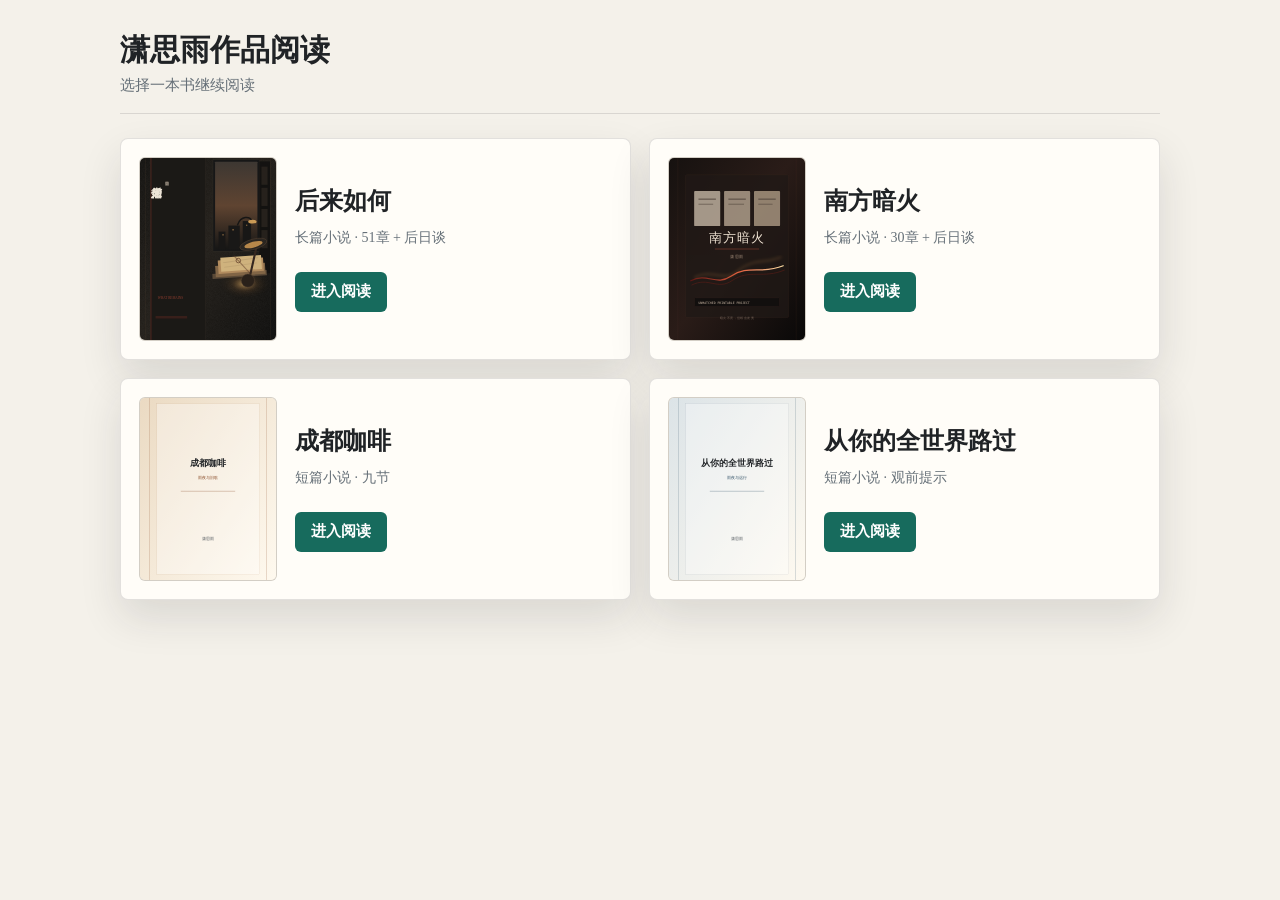
<file: docs/index.html>
<!doctype html>
<html lang="zh-CN">
<head>
  <meta charset="utf-8">
  <meta name="viewport" content="width=device-width, initial-scale=1">
  <title>潇思雨作品阅读</title>
  <meta name="description" content="潇思雨作品在线阅读书架">
  <meta name="robots" content="index,follow,noarchive">
  <link rel="stylesheet" href="library.css?v=20260608-more-books">
</head>
<body>
  <main class="library">
    <header class="library-header">
      <div>
        <h1>潇思雨作品阅读</h1>
        <p>选择一本书继续阅读</p>
      </div>
    </header>

    <section class="book-grid" aria-label="作品列表">
      <article class="book-card">
        <a class="cover-link" href="houlai-ruhe/" aria-label="阅读《后来如何》">
          <img src="cover.svg" alt="《后来如何》封面">
        </a>
        <div class="book-info">
          <h2>后来如何</h2>
          <p>长篇小说 · 51章 + 后日谈</p>
          <a class="read-link" href="houlai-ruhe/">进入阅读</a>
        </div>
      </article>

      <article class="book-card">
        <a class="cover-link" href="nanfang-anhuo/" aria-label="阅读《南方暗火》">
          <img src="nanfang-anhuo/cover.svg" alt="《南方暗火》封面">
        </a>
        <div class="book-info">
          <h2>南方暗火</h2>
          <p>长篇小说 · 30章 + 后日谈</p>
          <a class="read-link" href="nanfang-anhuo/">进入阅读</a>
        </div>
      </article>

      <article class="book-card">
        <a class="cover-link" href="chengdu-coffee/" aria-label="阅读《成都咖啡》">
          <img src="chengdu-coffee/cover.svg" alt="《成都咖啡》封面">
        </a>
        <div class="book-info">
          <h2>成都咖啡</h2>
          <p>短篇小说 · 九节</p>
          <a class="read-link" href="chengdu-coffee/">进入阅读</a>
        </div>
      </article>

      <article class="book-card">
        <a class="cover-link" href="congni-quanshijie-luguo/" aria-label="阅读《从你的全世界路过》">
          <img src="congni-quanshijie-luguo/cover.svg" alt="《从你的全世界路过》封面">
        </a>
        <div class="book-info">
          <h2>从你的全世界路过</h2>
          <p>短篇小说 · 观前提示</p>
          <a class="read-link" href="congni-quanshijie-luguo/">进入阅读</a>
        </div>
      </article>
    </section>
  </main>
</body>
</html>
</file>
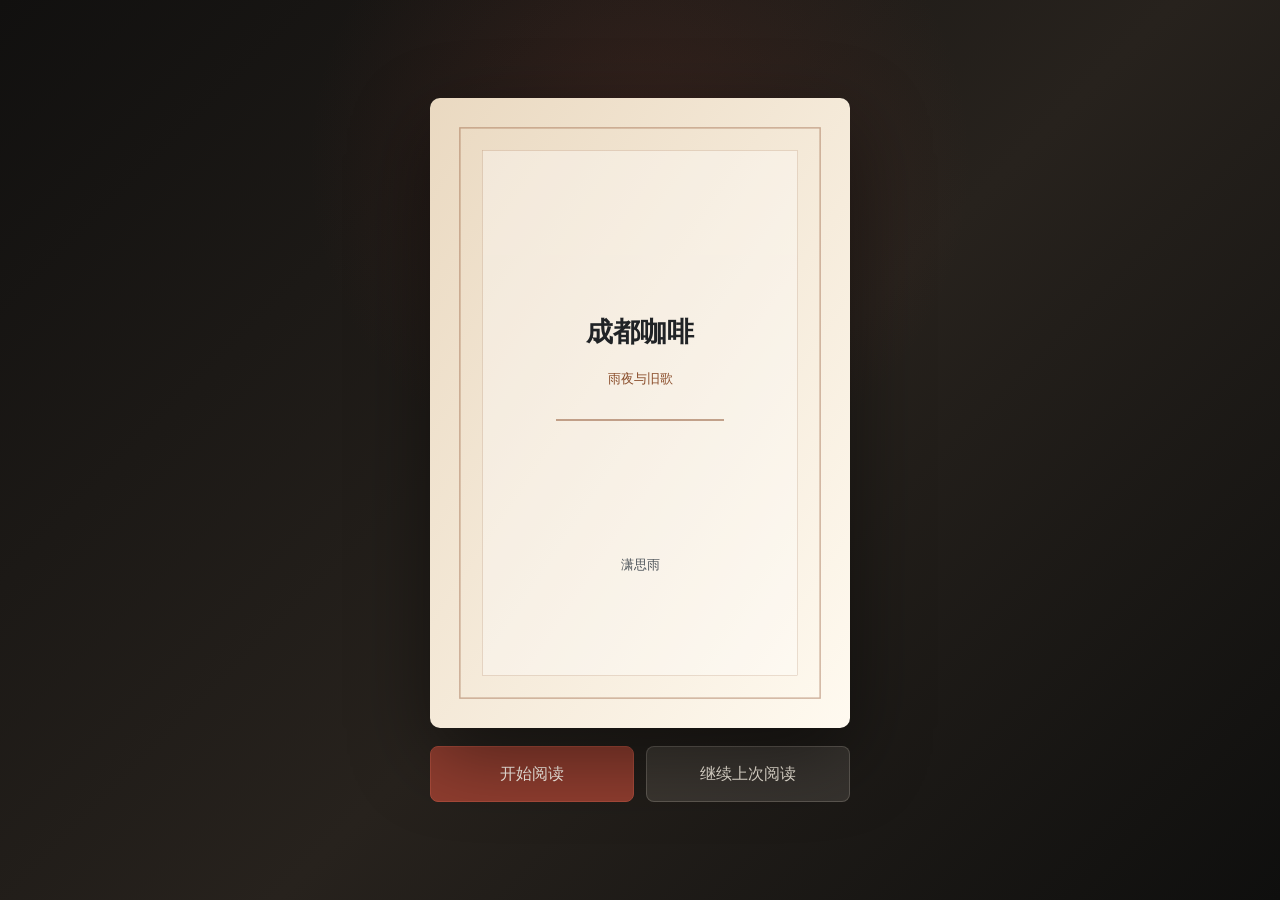
<file: docs/chengdu-coffee/index.html>
<!doctype html>
<html lang="zh-CN">
<head>
  <meta charset="utf-8">
  <meta name="viewport" content="width=device-width, initial-scale=1">
  <title>成都咖啡</title>
  <meta name="description" content="《成都咖啡》在线阅读">
  <meta name="robots" content="index,follow,noarchive">
  <link rel="icon" href="cover.svg" type="image/svg+xml">
  <link rel="stylesheet" href="../styles.css?v=20260608-v3">
</head>
<body class="cover-active">
  <section id="coverScreen" class="cover-screen" aria-label="作品封面">
    <div class="cover-shell">
      <div class="cover-card">
        <img src="cover.svg" alt="" class="cover-image" aria-hidden="true">
      </div>
      <div class="cover-actions">
        <a id="startReading" href="#reader">开始阅读</a>
        <a id="continueReading" href="#reader">继续上次阅读</a>
      </div>
    </div>
  </section>

  <header class="topbar">
    <div>
      <a class="back-link" href="../" title="返回书架">← 书架</a>
      <h1>成都咖啡</h1>
      <p>潇思雨</p>
    </div>
    <div class="tools" aria-label="阅读设置">
      <button id="decreaseFont" type="button" title="减小字号">A-</button>
      <button id="increaseFont" type="button" title="增大字号">A+</button>
      <button id="toggleFontFamily" type="button" title="切换字体">宋体</button>
      <button id="toggleToc" type="button" title="显示/隐藏目录">隐藏目录</button>
      <button id="toggleMode" type="button" title="切换连续/翻页">翻页</button>
      <button id="toggleTheme" type="button" title="切换配色">明亮</button>
    </div>
  </header>

  <div class="progress" aria-hidden="true"><span id="progressBar"></span></div>
  <div id="tocBackdrop" class="toc-backdrop" hidden aria-hidden="true"></div>
  <main id="layout" class="layout toc-hidden">
    <nav class="toc" aria-label="章节目录">
      <h2>目录</h2>
      <div id="tocList">载入中...</div>
    </nav>
    <section class="reading-column">
      <article id="reader" class="reader" aria-live="polite">
        <p class="loading">正在载入正文...</p>
      </article>
      <div id="pager" class="pager" hidden>
        <button id="prevPage" type="button">上一页</button>
        <span id="pageInfo">1 / 1</span>
        <button id="nextPage" type="button">下一页</button>
      </div>
    </section>
  </main>

  <script type="module">
    import { createReaderApp } from '../src/reader-app.js?v=20260608-v3';

    createReaderApp({
      novelUrl: 'novel.txt',
      storagePrefix: 'chengdu-coffee:'
    });
  </script>
</body>
</html>
</file>
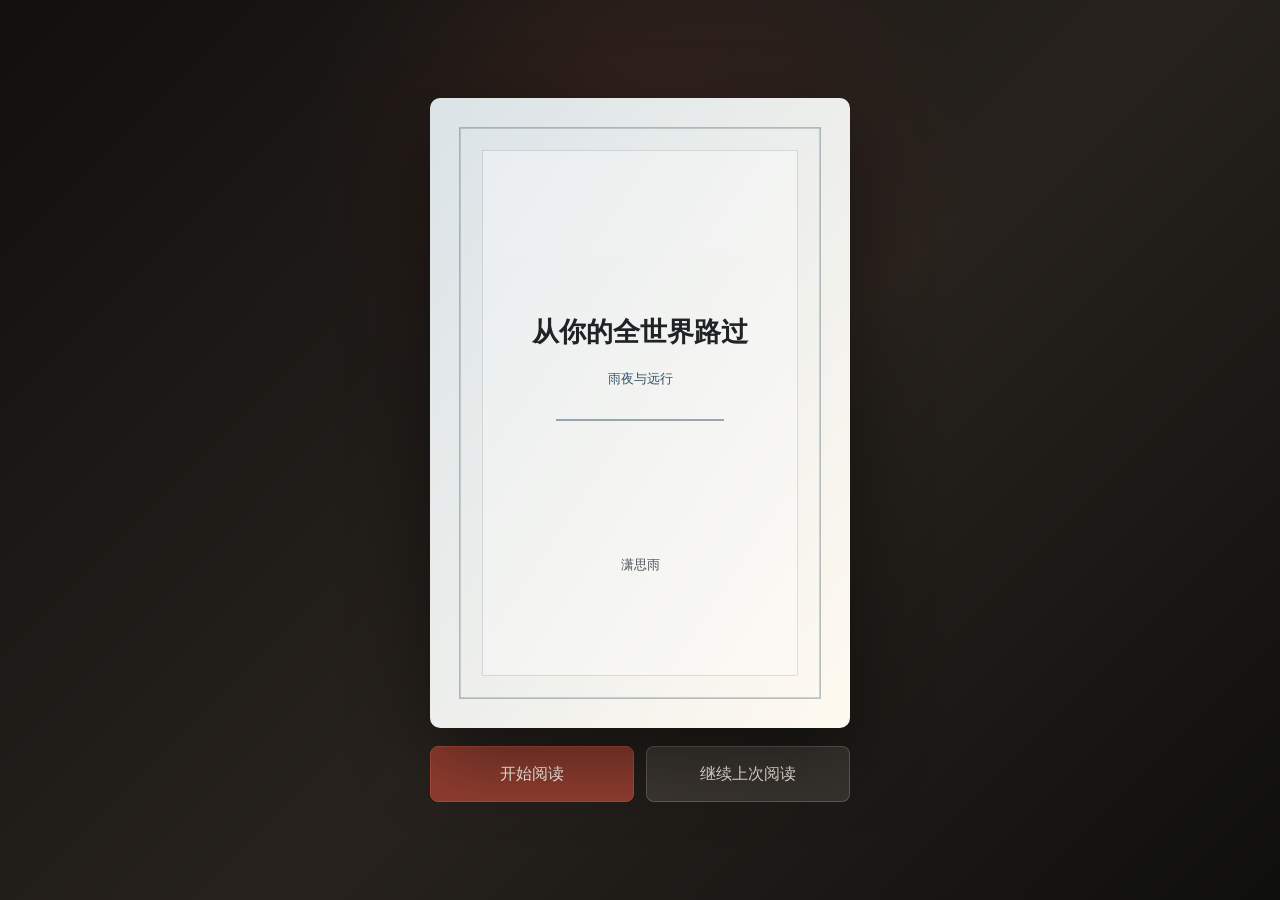
<file: docs/congni-quanshijie-luguo/index.html>
<!doctype html>
<html lang="zh-CN">
<head>
  <meta charset="utf-8">
  <meta name="viewport" content="width=device-width, initial-scale=1">
  <title>从你的全世界路过</title>
  <meta name="description" content="《从你的全世界路过》在线阅读">
  <meta name="robots" content="index,follow,noarchive">
  <link rel="icon" href="cover.svg" type="image/svg+xml">
  <link rel="stylesheet" href="../styles.css?v=20260608-v3">
</head>
<body class="cover-active">
  <section id="coverScreen" class="cover-screen" aria-label="作品封面">
    <div class="cover-shell">
      <div class="cover-card">
        <img src="cover.svg" alt="" class="cover-image" aria-hidden="true">
      </div>
      <div class="cover-actions">
        <a id="startReading" href="#reader">开始阅读</a>
        <a id="continueReading" href="#reader">继续上次阅读</a>
      </div>
    </div>
  </section>

  <header class="topbar">
    <div>
      <a class="back-link" href="../" title="返回书架">← 书架</a>
      <h1>从你的全世界路过</h1>
      <p>潇思雨</p>
    </div>
    <div class="tools" aria-label="阅读设置">
      <button id="decreaseFont" type="button" title="减小字号">A-</button>
      <button id="increaseFont" type="button" title="增大字号">A+</button>
      <button id="toggleFontFamily" type="button" title="切换字体">宋体</button>
      <button id="toggleToc" type="button" title="显示/隐藏目录">隐藏目录</button>
      <button id="toggleMode" type="button" title="切换连续/翻页">翻页</button>
      <button id="toggleTheme" type="button" title="切换配色">明亮</button>
    </div>
  </header>

  <div class="progress" aria-hidden="true"><span id="progressBar"></span></div>
  <div id="tocBackdrop" class="toc-backdrop" hidden aria-hidden="true"></div>
  <main id="layout" class="layout toc-hidden">
    <nav class="toc" aria-label="章节目录">
      <h2>目录</h2>
      <div id="tocList">载入中...</div>
    </nav>
    <section class="reading-column">
      <article id="reader" class="reader" aria-live="polite">
        <p class="loading">正在载入正文...</p>
      </article>
      <div id="pager" class="pager" hidden>
        <button id="prevPage" type="button">上一页</button>
        <span id="pageInfo">1 / 1</span>
        <button id="nextPage" type="button">下一页</button>
      </div>
    </section>
  </main>

  <script type="module">
    import { createReaderApp } from '../src/reader-app.js?v=20260608-v3';

    createReaderApp({
      novelUrl: 'novel.txt',
      storagePrefix: 'congni-quanshijie-luguo:'
    });
  </script>
</body>
</html>
</file>
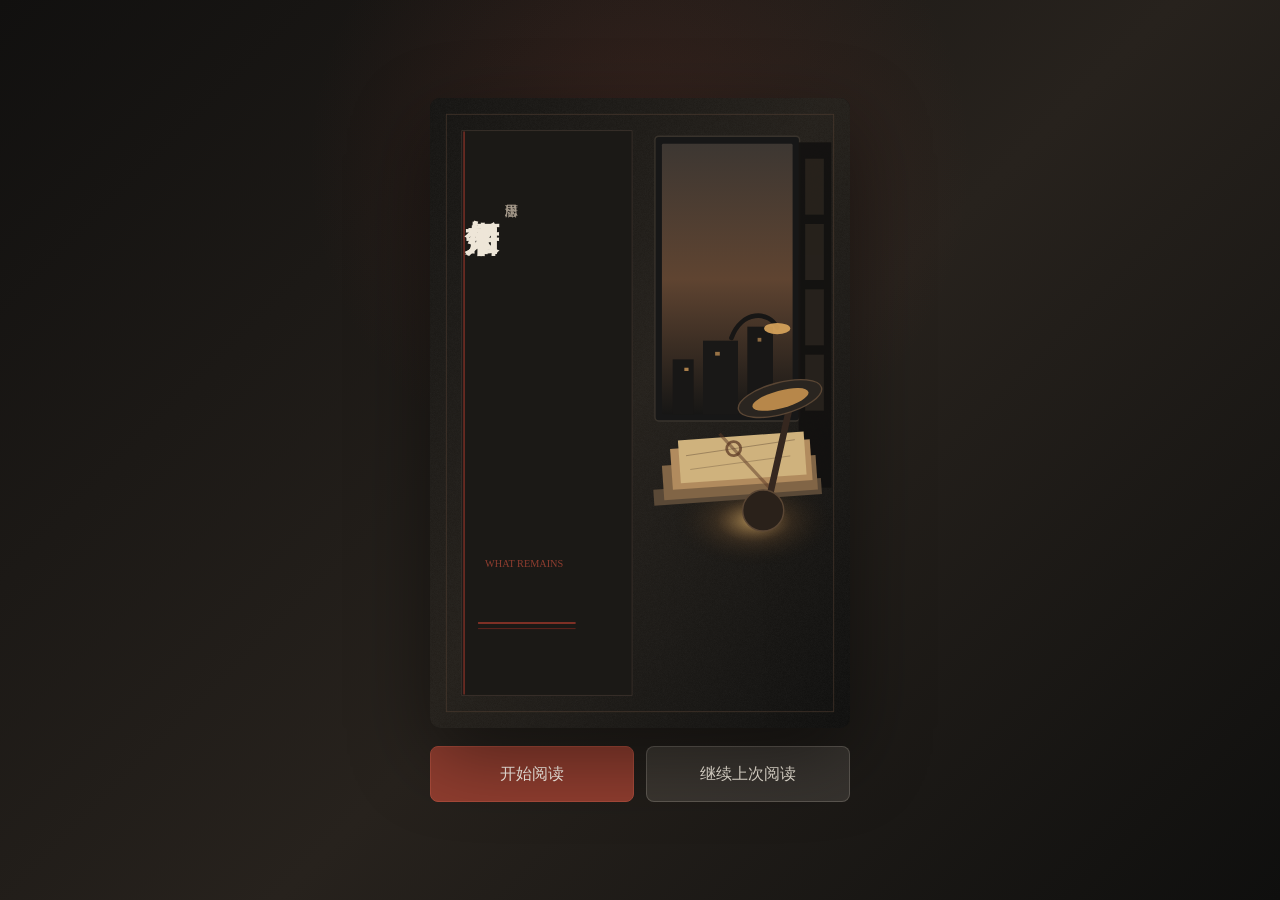
<file: docs/houlai-ruhe/index.html>
<!doctype html>
<html lang="zh-CN">
<head>
  <meta charset="utf-8">
  <meta name="viewport" content="width=device-width, initial-scale=1">
  <title>后来如何</title>
  <meta name="description" content="《后来如何》在线阅读">
  <meta name="robots" content="index,follow,noarchive">
  <link rel="icon" href="../cover.svg" type="image/svg+xml">
  <link rel="stylesheet" href="../styles.css?v=20260608-v3">
</head>
<body class="cover-active">
  <section id="coverScreen" class="cover-screen" aria-label="作品封面">
    <div class="cover-shell">
      <div class="cover-card">
        <img src="../cover.svg" alt="" class="cover-image" aria-hidden="true">
      </div>
      <div class="cover-actions">
        <a id="startReading" href="#reader">开始阅读</a>
        <a id="continueReading" href="#reader">继续上次阅读</a>
      </div>
    </div>
  </section>

  <header class="topbar">
    <div>
      <a class="back-link" href="../" title="返回书架">← 书架</a>
      <h1>后来如何</h1>
      <p>潇思雨</p>
    </div>
    <div class="tools" aria-label="阅读设置">
      <button id="decreaseFont" type="button" title="减小字号">A-</button>
      <button id="increaseFont" type="button" title="增大字号">A+</button>
      <button id="toggleFontFamily" type="button" title="切换字体">宋体</button>
      <button id="toggleToc" type="button" title="显示/隐藏目录">隐藏目录</button>
      <button id="toggleMode" type="button" title="切换连续/翻页">翻页</button>
      <button id="toggleTheme" type="button" title="切换配色">明亮</button>
    </div>
  </header>

  <div class="progress" aria-hidden="true"><span id="progressBar"></span></div>
  <div id="tocBackdrop" class="toc-backdrop" hidden aria-hidden="true"></div>
  <main id="layout" class="layout toc-hidden">
    <nav class="toc" aria-label="章节目录">
      <h2>目录</h2>
      <div id="tocList">载入中...</div>
    </nav>
    <section class="reading-column">
      <article id="reader" class="reader" aria-live="polite">
        <p class="loading">正在载入正文...</p>
      </article>
      <div id="pager" class="pager" hidden>
        <button id="prevPage" type="button">上一页</button>
        <span id="pageInfo">1 / 1</span>
        <button id="nextPage" type="button">下一页</button>
      </div>
    </section>
  </main>

  <script type="module">
    import { createReaderApp } from '../src/reader-app.js?v=20260608-v3';

    createReaderApp({
      novelUrl: '../novel.txt',
      storagePrefix: 'houlai-ruhe:',
      fallbackStoragePrefix: ''
    });
  </script>
</body>
</html>
</file>
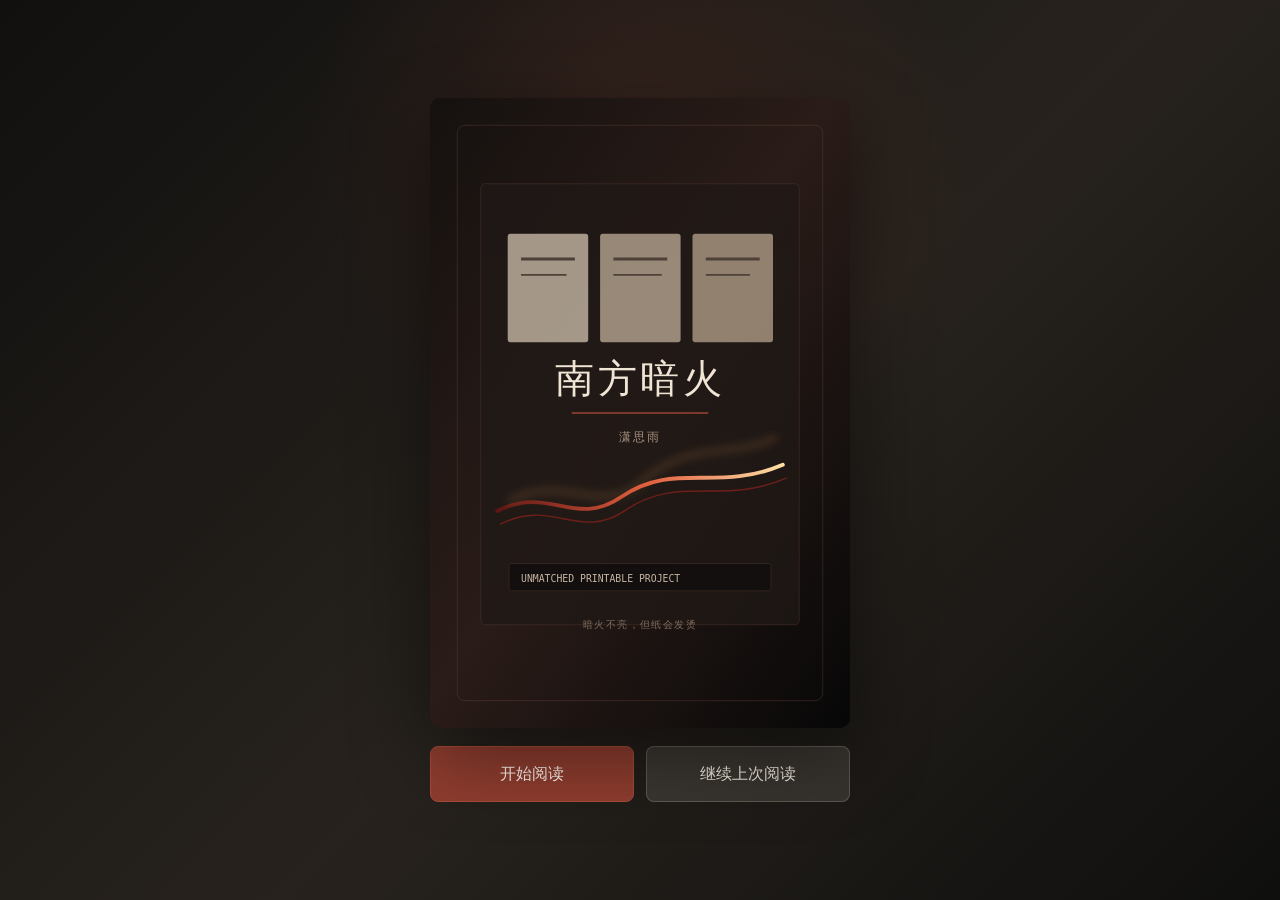
<file: docs/nanfang-anhuo/index.html>
<!doctype html>
<html lang="zh-CN">
<head>
  <meta charset="utf-8">
  <meta name="viewport" content="width=device-width, initial-scale=1">
  <title>南方暗火</title>
  <meta name="description" content="《南方暗火》在线阅读">
  <meta name="robots" content="index,follow,noarchive">
  <link rel="icon" href="cover.svg" type="image/svg+xml">
  <link rel="stylesheet" href="../styles.css?v=20260608-v3">
</head>
<body class="cover-active">
  <section id="coverScreen" class="cover-screen" aria-label="作品封面">
    <div class="cover-shell">
      <div class="cover-card">
        <img src="cover.svg" alt="" class="cover-image" aria-hidden="true">
      </div>
      <div class="cover-actions">
        <a id="startReading" href="#reader">开始阅读</a>
        <a id="continueReading" href="#reader">继续上次阅读</a>
      </div>
    </div>
  </section>

  <header class="topbar">
    <div>
      <a class="back-link" href="../" title="返回书架">← 书架</a>
      <h1>南方暗火</h1>
      <p>潇思雨</p>
    </div>
    <div class="tools" aria-label="阅读设置">
      <button id="decreaseFont" type="button" title="减小字号">A-</button>
      <button id="increaseFont" type="button" title="增大字号">A+</button>
      <button id="toggleFontFamily" type="button" title="切换字体">宋体</button>
      <button id="toggleToc" type="button" title="显示/隐藏目录">隐藏目录</button>
      <button id="toggleMode" type="button" title="切换连续/翻页">翻页</button>
      <button id="toggleTheme" type="button" title="切换配色">明亮</button>
    </div>
  </header>

  <div class="progress" aria-hidden="true"><span id="progressBar"></span></div>
  <div id="tocBackdrop" class="toc-backdrop" hidden aria-hidden="true"></div>
  <main id="layout" class="layout toc-hidden">
    <nav class="toc" aria-label="章节目录">
      <h2>目录</h2>
      <div id="tocList">载入中...</div>
    </nav>
    <section class="reading-column">
      <article id="reader" class="reader" aria-live="polite">
        <p class="loading">正在载入正文...</p>
      </article>
      <div id="pager" class="pager" hidden>
        <button id="prevPage" type="button">上一页</button>
        <span id="pageInfo">1 / 1</span>
        <button id="nextPage" type="button">下一页</button>
      </div>
    </section>
  </main>

  <script type="module">
    import { createReaderApp } from '../src/reader-app.js?v=20260608-v3';

    createReaderApp({
      novelUrl: 'novel.txt',
      storagePrefix: 'nanfang-anhuo:'
    });
  </script>
</body>
</html>
</file>
<file: docs/library.css>
:root {
  color-scheme: light;
  --bg: #f4f1ea;
  --panel: #fffdf8;
  --ink: #202326;
  --muted: #667078;
  --line: rgba(32, 35, 38, 0.13);
  --accent: #176b5d;
  --accent-strong: #0d4f45;
  --shadow: 0 18px 42px rgba(33, 37, 41, 0.12);
}

* {
  box-sizing: border-box;
}

body {
  margin: 0;
  min-height: 100vh;
  background: var(--bg);
  color: var(--ink);
  font-family: "Noto Serif SC", "Source Han Serif SC", "Songti SC", SimSun, serif;
}

.library {
  width: min(1040px, calc(100% - 32px));
  margin: 0 auto;
  padding: 32px 0 48px;
}

.library-header {
  display: flex;
  align-items: end;
  justify-content: space-between;
  gap: 24px;
  margin-bottom: 24px;
  padding-bottom: 18px;
  border-bottom: 1px solid var(--line);
}

.library-header h1 {
  margin: 0 0 8px;
  font-size: 30px;
  line-height: 1.2;
  letter-spacing: 0;
}

.library-header p {
  margin: 0;
  color: var(--muted);
  font-size: 15px;
}

.book-grid {
  display: grid;
  grid-template-columns: repeat(2, minmax(0, 1fr));
  gap: 18px;
}

.book-card {
  display: grid;
  grid-template-columns: 138px minmax(0, 1fr);
  gap: 18px;
  align-items: center;
  min-height: 214px;
  padding: 18px;
  border: 1px solid var(--line);
  border-radius: 8px;
  background: var(--panel);
  box-shadow: var(--shadow);
}

.cover-link {
  display: block;
  aspect-ratio: 3 / 4;
  overflow: hidden;
  border: 1px solid var(--line);
  border-radius: 6px;
  background: #eee8dc;
}

.cover-link img {
  display: block;
  width: 100%;
  height: 100%;
  object-fit: cover;
}

.book-info h2 {
  margin: 0 0 10px;
  font-size: 24px;
  line-height: 1.25;
  letter-spacing: 0;
}

.book-info p {
  margin: 0 0 22px;
  color: var(--muted);
  font-size: 14px;
  line-height: 1.7;
}

.read-link {
  display: inline-flex;
  align-items: center;
  min-height: 40px;
  padding: 0 16px;
  border-radius: 6px;
  background: var(--accent);
  color: #fff;
  font-size: 15px;
  font-weight: 700;
  text-decoration: none;
}

.read-link:hover {
  background: var(--accent-strong);
}

@media (max-width: 760px) {
  .library {
    width: min(100% - 24px, 520px);
    padding-top: 22px;
  }

  .library-header {
    align-items: start;
    flex-direction: column;
    gap: 8px;
  }

  .library-header h1 {
    font-size: 25px;
  }

  .book-grid {
    grid-template-columns: 1fr;
  }

  .book-card {
    grid-template-columns: 118px minmax(0, 1fr);
    gap: 14px;
    min-height: 180px;
    padding: 14px;
  }

  .book-info h2 {
    font-size: 21px;
  }

  .book-info p {
    margin-bottom: 16px;
  }
}

@media (max-width: 420px) {
  .book-card {
    grid-template-columns: 96px minmax(0, 1fr);
  }

  .read-link {
    min-height: 36px;
    padding: 0 12px;
    font-size: 14px;
  }
}
</file>
<file: docs/styles.css>
:root {
  --font-scale: 1;
  --bg: #f8f5ef;
  --paper: #fffdf8;
  --text: #24211d;
  --muted: #71695f;
  --line: #e7ded2;
  --accent: #8f3d2f;
  --button: #f1e8dc;
  --shadow: 0 20px 50px rgba(49, 36, 24, 0.08);
}

body[data-theme="dark"] {
  --bg: #171717;
  --paper: #202020;
  --text: #ebe2d5;
  --muted: #aaa095;
  --line: #33302c;
  --accent: #d38372;
  --button: #2b2926;
  --shadow: none;
}

body[data-theme="green"] {
  --bg: #dfe9d8;
  --paper: #edf4e8;
  --text: #1a2e1a;
  --muted: #4a6348;
  --line: #b8ccb2;
  --accent: #2f6b32;
  --button: #d4e6cc;
  --shadow: 0 16px 40px rgba(30, 56, 28, 0.08);
}

body[data-theme="paper"] {
  --bg: #ddd0b8;
  --paper: #f2e6cf;
  --text: #3a2c1c;
  --muted: #6f5a42;
  --line: #cdb895;
  --accent: #8a4f24;
  --button: #e8d7b8;
  --shadow: 0 16px 40px rgba(74, 52, 24, 0.1);
}

body[data-theme="gray"] {
  --bg: #d8d8d8;
  --paper: #ececec;
  --text: #242424;
  --muted: #555555;
  --line: #bdbdbd;
  --accent: #4a4a4a;
  --button: #d2d2d2;
  --shadow: 0 16px 40px rgba(0, 0, 0, 0.06);
}

* {
  box-sizing: border-box;
}

html {
  scroll-behavior: smooth;
}

body {
  margin: 0;
  background: var(--bg);
  color: var(--text);
  font-family: "Noto Serif SC", "Songti SC", "SimSun", "Microsoft YaHei", serif;
  line-height: 1.9;
}

body[data-font="hei"] {
  font-family: "Noto Sans SC", "Microsoft YaHei", "PingFang SC", sans-serif;
}

body[data-font="kai"] {
  font-family: "KaiTi", "STKaiti", "Kaiti SC", "Noto Serif SC", serif;
}

body[data-font="fang"] {
  font-family: "FangSong", "STFangsong", "FangSong_GB2312", "Noto Serif SC", serif;
}

body.cover-active .topbar,
body.cover-active .progress,
body.cover-active .layout {
  display: none !important;
}

body.cover-active {
  overflow: hidden;
}

.cover-screen {
  position: fixed;
  inset: 0;
  z-index: 100;
  min-height: 100vh;
  display: none;
  place-items: center;
  padding: 28px;
  background:
    radial-gradient(circle at 50% 18%, rgba(143, 61, 47, 0.2), transparent 34%),
    linear-gradient(135deg, #11100f, #27221d 54%, #0f0f0e);
}

body.cover-active .cover-screen {
  display: grid;
}

.cover-shell {
  width: min(420px, 88vw);
}

.cover-card {
  position: relative;
  overflow: hidden;
  border-radius: 10px;
  box-shadow: 0 28px 80px rgba(0, 0, 0, 0.45);
  background: #151412;
}

.cover-image {
  display: block;
  width: 100%;
  aspect-ratio: 2 / 3;
  object-fit: cover;
}

.cover-actions {
  display: grid;
  grid-template-columns: 1fr 1fr;
  gap: 12px;
  margin-top: 18px;
}

.cover-actions a {
  display: block;
  border: 1px solid rgba(238, 230, 216, 0.2);
  border-radius: 8px;
  padding: 12px 16px;
  background: rgba(241, 232, 220, 0.12);
  color: #f0e9dc;
  font: inherit;
  text-align: center;
  text-decoration: none;
  cursor: pointer;
}

.cover-actions a:first-child {
  background: #8f3d2f;
  border-color: #a84a3a;
  color: #fff7ee;
}

.topbar {
  position: fixed;
  top: 12px;
  left: 50%;
  right: auto;
  z-index: 12;
  display: flex;
  align-items: center;
  justify-content: space-between;
  gap: 24px;
  width: min(920px, calc(100vw - 32px));
  padding: 18px 28px;
  border: 1px solid var(--line);
  border-radius: 8px;
  background: color-mix(in srgb, var(--bg) 92%, transparent);
  backdrop-filter: blur(12px);
  box-shadow: var(--shadow);
  transform: translateX(-50%);
  transition: opacity 0.18s ease, transform 0.18s ease;
}

.topbar h1 {
  margin: 0;
  font-size: 22px;
  font-weight: 700;
  letter-spacing: 0;
}

.topbar p {
  margin: 2px 0 0;
  color: var(--muted);
  font-size: 13px;
}

.back-link {
  display: inline-block;
  margin-bottom: 6px;
  color: var(--muted);
  font-size: 13px;
  text-decoration: none;
}
.back-link:hover {
  color: var(--accent);
}

.tools {
  display: flex;
  align-items: center;
  gap: 8px;
  flex-wrap: wrap;
}

.tools button,
.tools a {
  border: 1px solid var(--line);
  background: var(--button);
  color: var(--text);
  padding: 7px 10px;
  border-radius: 6px;
  font: inherit;
  font-size: 13px;
  text-decoration: none;
  cursor: pointer;
}

.progress {
  position: fixed;
  top: 0;
  left: 0;
  right: 0;
  height: 3px;
  z-index: 20;
  background: transparent;
}

.progress span {
  display: block;
  width: 0;
  height: 100%;
  background: var(--accent);
}

.layout {
  display: block;
  width: 100%;
  max-width: none;
  margin: 0;
  padding: 0;
}

.layout .toc {
  display: none;
}

.toc-backdrop {
  display: none;
  position: fixed;
  inset: 0;
  z-index: 25;
  background: rgba(15, 14, 12, 0.42);
  cursor: pointer;
  -webkit-tap-highlight-color: transparent;
  touch-action: manipulation;
}

.toc-backdrop:not([hidden]) {
  display: block;
}

body.toc-panel-open .toc {
  display: block;
  position: fixed;
  top: 0;
  left: 0;
  bottom: 0;
  z-index: 30;
  width: min(320px, 88vw);
  max-height: 100vh;
  margin: 0;
  overflow: auto;
  padding: 18px;
  border: 1px solid var(--line);
  border-radius: 0;
  border-left: none;
  border-top: none;
  border-bottom: none;
  background: var(--paper);
  box-shadow: 8px 0 32px rgba(0, 0, 0, 0.18);
  touch-action: pan-y;
}

.toc {
  transition: opacity 0.18s ease, transform 0.18s ease;
}

.toc h2 {
  margin: 0 0 12px;
  font-size: 15px;
}

.toc a {
  display: block;
  padding: 7px 0;
  border-top: 1px solid var(--line);
  color: var(--muted);
  text-decoration: none;
  font-size: 14px;
  line-height: 1.45;
}

.toc a.section-link {
  color: var(--text);
  font-weight: 700;
}

.toc a.chapter-link {
  padding-left: 10px;
  font-size: 13px;
}

.toc a:hover {
  color: var(--accent);
}

.reader {
  min-width: 0;
  padding: 44px 58px 70px;
  border: 1px solid var(--line);
  border-radius: 8px;
  background: var(--paper);
  box-shadow: var(--shadow);
  -webkit-user-select: none;
  user-select: none;
}

body[data-mode="page"] {
  overflow: hidden;
}

body[data-mode="page"] .layout {
  height: 100vh;
  overflow: hidden;
}

body[data-mode="page"] .reading-column {
  width: 100vw;
  height: 100vh;
  overflow: hidden;
}

body[data-mode="page"] .reader {
  width: min(920px, calc(100vw - 32px));
  height: calc(100vh - 24px);
  margin: 12px auto;
  overflow: hidden;
  padding: clamp(28px, 5vw, 58px);
  border-radius: 8px;
}

body[data-mode="page"].chrome-hidden .reader {
  height: calc(100vh - 24px);
  box-shadow: none;
}

body[data-mode="scroll"] .reading-column {
  min-height: 100vh;
  padding: 88px 0 56px;
}

body[data-mode="scroll"].chrome-hidden .reading-column {
  padding-top: 16px;
}

body[data-mode="scroll"] .reader {
  width: min(920px, calc(100vw - 32px));
  margin: 0 auto;
  padding: clamp(28px, 5vw, 58px) clamp(28px, 5vw, 58px) 72px;
  border-radius: 8px;
}

body[data-mode="scroll"].chrome-hidden .reader {
  box-shadow: none;
}

.reader.paged-reader {
  touch-action: pan-y;
}

.reading-column {
  min-width: 0;
}

.pager {
  display: flex;
  align-items: center;
  justify-content: center;
  gap: 16px;
  margin-top: 18px;
  padding: 14px;
  border: 1px solid var(--line);
  border-radius: 8px;
  background: var(--paper);
  box-shadow: var(--shadow);
  transition: opacity 0.18s ease, transform 0.18s ease;
}

body[data-mode="page"] .pager {
  position: fixed;
  left: 50%;
  bottom: 16px;
  z-index: 12;
  width: min(420px, calc(100vw - 32px));
  margin: 0;
  transform: translateX(-50%);
}

.pager[hidden] {
  display: none;
}

.pager button {
  min-width: 86px;
  border: 1px solid var(--line);
  border-radius: 6px;
  padding: 8px 12px;
  background: var(--button);
  color: var(--text);
  font: inherit;
  cursor: pointer;
}

.pager button:disabled {
  cursor: not-allowed;
  opacity: 0.45;
}

.pager span {
  min-width: 76px;
  text-align: center;
  color: var(--muted);
  font-size: 14px;
}

.page-continuation {
  margin: 0 0 18px;
  color: var(--muted);
  font-size: calc(14px * var(--font-scale));
}

.book-title {
  margin: 0 0 8px;
  text-align: center;
  font-size: calc(34px * var(--font-scale));
  font-weight: 700;
}

.byline {
  margin: 0 0 38px;
  text-align: center;
  color: var(--muted);
  font-size: calc(15px * var(--font-scale));
}

.reader h2 {
  margin: 56px 0 24px;
  padding-bottom: 10px;
  border-bottom: 1px solid var(--line);
  font-size: calc(24px * var(--font-scale));
  line-height: 1.4;
}

.reader h3 {
  margin: 46px 0 20px;
  font-size: calc(22px * var(--font-scale));
  line-height: 1.45;
}


.reader p {
  margin: 0 0 1.05em;
  font-size: calc(18px * var(--font-scale));
  text-align: left;
  text-indent: 2em;
  word-break: break-word;
}

.reader p.paragraph-continued {
  margin-bottom: 0;
}

.reader strong {
  font-weight: 700;
}

.reader code {
  padding: 0 0.25em;
  border-radius: 4px;
  background: var(--button);
  font-family: "Microsoft YaHei", sans-serif;
  font-size: 0.92em;
}

body.chrome-hidden .topbar,
body.chrome-hidden .pager {
  display: none;
}

body.chrome-hidden:not(.toc-panel-open) .toc {
  display: none;
}

.loading {
  color: var(--muted);
}

@media (max-width: 860px) {
  .cover-screen {
    padding: 22px;
  }

  .cover-shell {
    width: min(360px, 86vw);
  }

  .topbar {
    top: 8px;
    width: calc(100vw - 16px);
    align-items: flex-start;
    padding: 12px 16px;
  }

  body[data-mode="scroll"] .reading-column {
    padding-top: 76px;
    padding-bottom: 40px;
  }

  body[data-mode="scroll"].chrome-hidden .reading-column {
    padding-top: 8px;
  }

  .reading-column,
  .reader {
    touch-action: manipulation;
  }

  body[data-mode="scroll"] .reader,
  body[data-mode="scroll"].chrome-hidden .reader {
    width: 100vw;
    margin: 0;
    padding: 28px 18px 48px;
    border-left: none;
    border-right: none;
    border-radius: 0;
  }

  .reader h2 {
    margin-top: 32px;
  }

  .reader h3 {
    margin-top: 28px;
  }

  body[data-mode="page"] .reader {
    width: 100vw;
    height: 100vh;
    margin: 0;
    padding: 30px 22px;
    border-color: transparent;
    border-radius: 0;
  }

  body[data-mode="page"].chrome-hidden .reader {
    height: 100vh;
  }

  body[data-mode="page"] .pager {
    bottom: 12px;
    width: calc(100vw - 24px);
    padding: 10px;
  }

  .pager button {
    min-width: 78px;
    padding: 8px 10px;
  }

  .book-title {
    font-size: calc(28px * var(--font-scale));
  }

  .reader p {
    font-size: calc(17px * var(--font-scale));
    text-align: left;
  }
}
</file>
